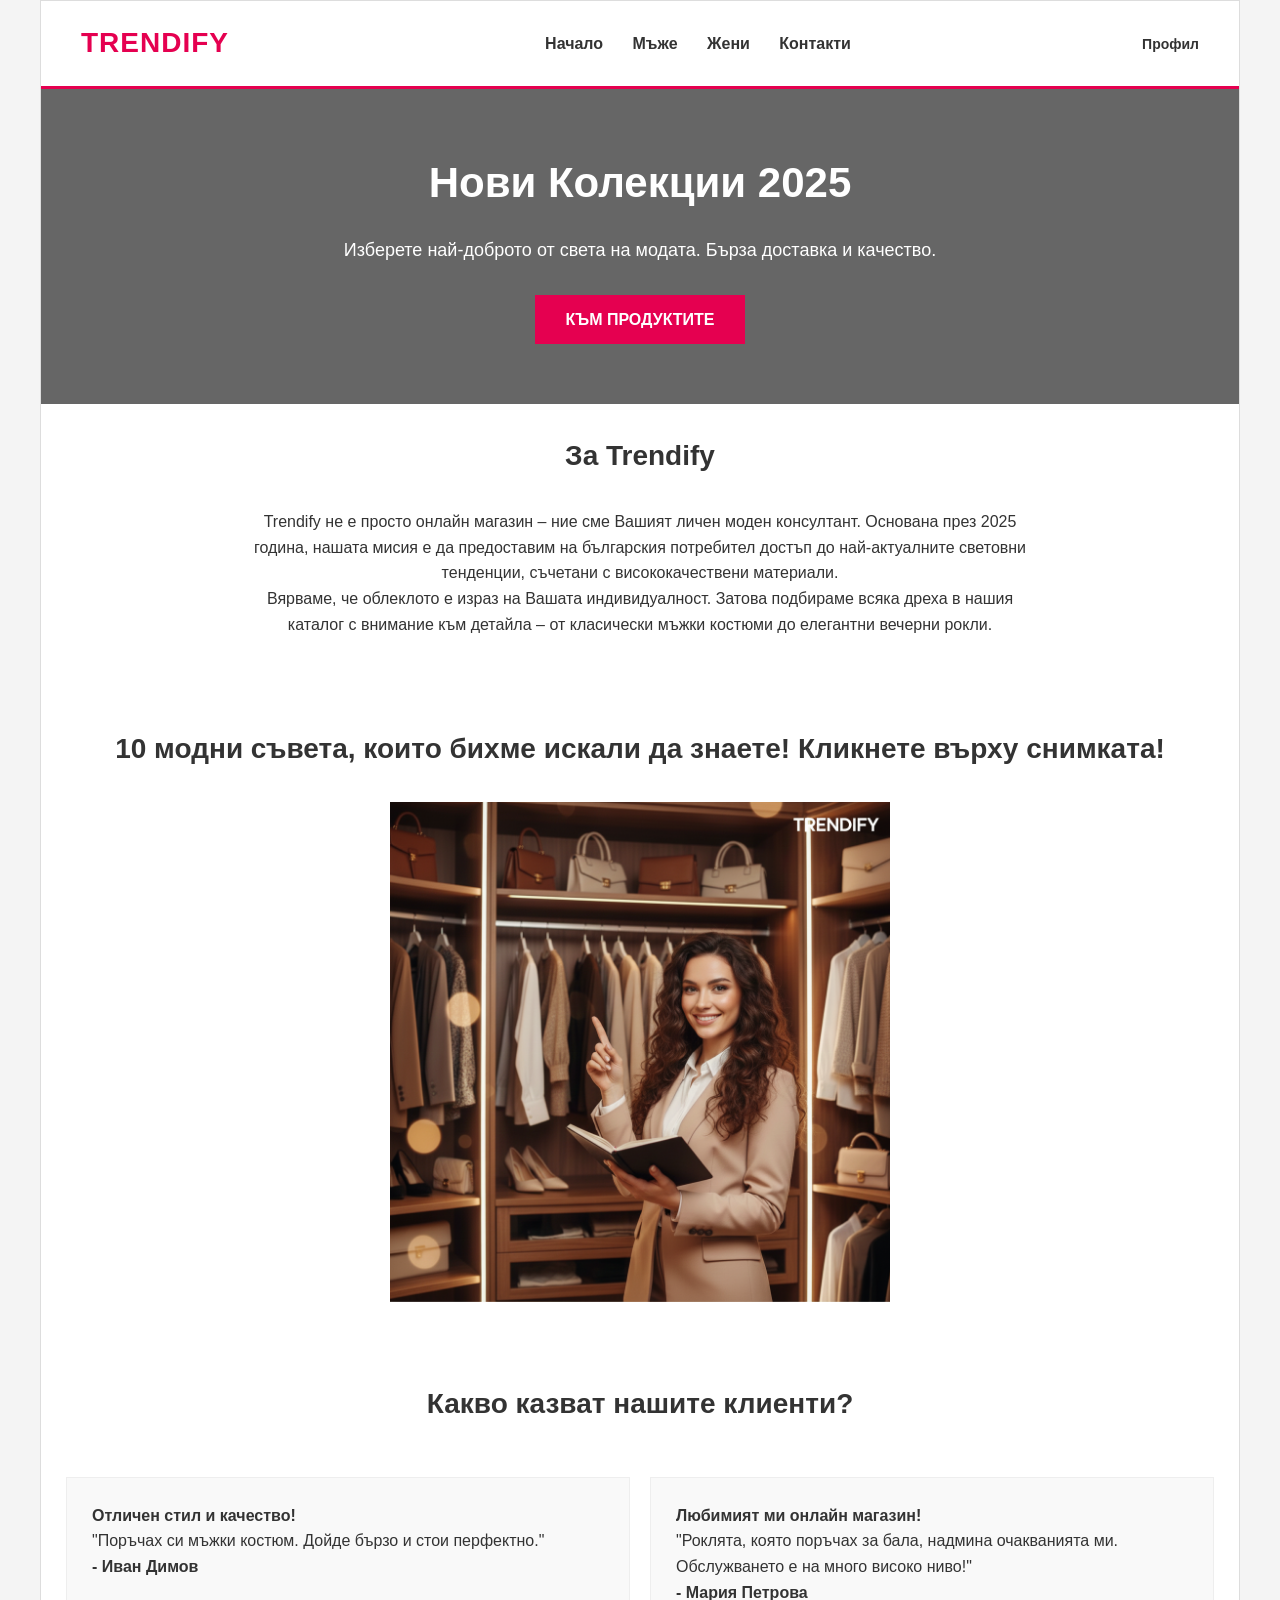
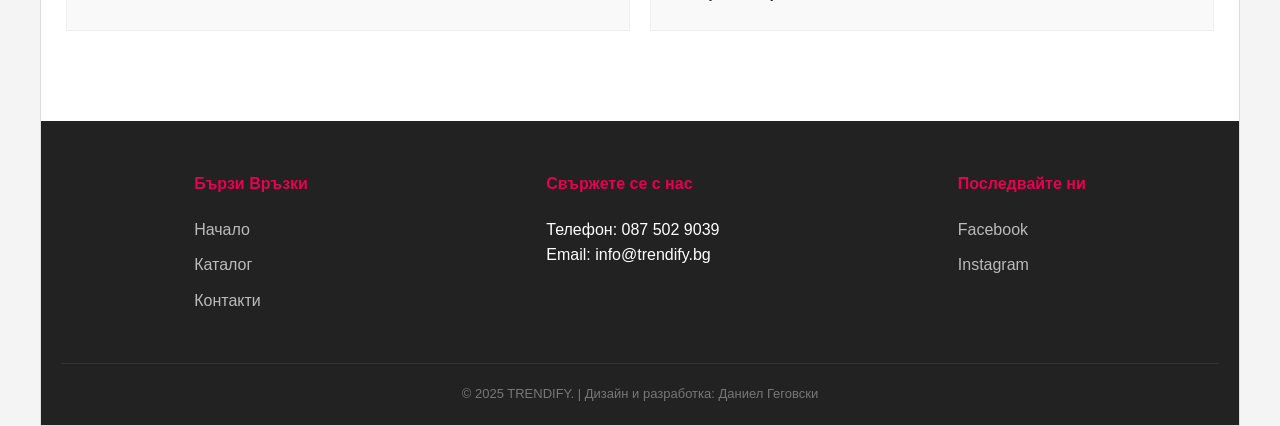
<file: Курсов проект HTML - Даниел Геговски/index.html>
<!DOCTYPE html>
<html lang="bg">
<head>
    <meta charset="UTF-8">
    <meta name="viewport" content="width=device-width, initial-scale=1.0">
    <title>Trendify - Начало</title>
    <link rel="stylesheet" href="style.css"> 
</head>
<body>
    <div class="main-container">
        <header class="header-container">
            <div class="logo"><a href="index.html"><h1>TRENDIFY</h1></a></div>
            <nav class="main-nav">
                <ul>
                    <li><a href="index.html">Начало</a></li>
                    <li><a href="products.html?gender=men">Мъже</a></li>
                    <li><a href="products.html?gender=women">Жени</a></li>
                    <li><a href="contacts.html">Контакти</a></li>
                </ul>
            </nav>
            <div class="header-icons">
                <div class="user-menu">
                    <a href="#" class="nav-text-link">Профил</a>
                    <div class="dropdown-content" id="user-dropdown"></div>
                </div>
            </div>
        </header>

        <main>
            <section class="hero-section">
                <div class="hero-content">
                    <h2>Нови Колекции 2025</h2>
                    <p>Изберете най-доброто от света на модата. Бърза доставка и качество.</p>
                    <a href="products.html" class="cta-button">Към продуктите</a>
                </div>
            </section>

            <section class="text-center section-padding">
                <h3 class="section-title">За Trendify</h3>
                <div class="max-width-text">
                    <p>Trendify не е просто онлайн магазин – ние сме Вашият личен моден консултант. 
                       Основана през 2025 година, нашата мисия е да предоставим на българския потребител
                       достъп до най-актуалните световни тенденции, съчетани с висококачествени материали.</p>
                    <p>Вярваме, че облеклото е израз на Вашата индивидуалност. Затова подбираме всяка дреха в нашия каталог
                       с внимание към детайла – от класически мъжки костюми до елегантни вечерни рокли.</p>
                </div>
            </section>

            <section class="text-center section-padding">
                <h3 class="section-title">10 модни съвета, които бихме искали да знаете! Кликнете върху снимката!</h3>

                <div class="video-link-container">
                    <a href="https://www.youtube.com/watch?v=VzHlZYJlr8Q" target="_blank" class="video-card">
                        <img src="10 модни съвета.png" alt="Модни съвета" class="video-img">
                    </a>
                </div>
            </section>

            <section class="section-padding">
                <h3 class="section-title">Какво казват нашите клиенти?</h3>
                <div class="reviews-container">
                    <div class="review-card">
                        <h4>Отличен стил и качество!</h4>
                        <p>"Поръчах си мъжки костюм. Дойде бързо и стои перфектно."</p>
                        <p><strong>- Иван Димов</strong></p>
                    </div>

                    <div class="review-card">
                        <h4>Любимият ми онлайн магазин!</h4>
                        <p>"Роклята, която поръчах за бала, надмина очакванията ми. Обслужването е на много високо ниво!"</p>
                        <p><strong>- Мария Петрова</strong></p>
                    </div>
                </div>
            </section>
        </main>

        <footer class="footer-container">
            <div class="footer-content">
                <div class="footer-section">
                    <h4>Бързи Връзки</h4>
                    <a href="index.html">Начало</a>
                    <a href="products.html">Каталог</a>
                    <a href="contacts.html">Контакти</a>
                </div>
                <div class="footer-section">
                    <h4>Свържете се с нас</h4>
                    <p>Телефон: 087 502 9039</p>
                    <p>Email: info@trendify.bg</p>
                </div>
                <div class="footer-section">
                    <h4>Последвайте ни</h4>
                    <a href="https://www.facebook.com/">Facebook</a>
                    <a href="https://www.instagram.com/">Instagram</a>
                </div>
            </div>
            <p class="copyright">© 2025 TRENDIFY. | Дизайн и разработка: Даниел Геговски</p>
        </footer>
    </div>

    <script src="session.js"></script>
    <script src="validation.js"></script>
</body>
</html>
</file>
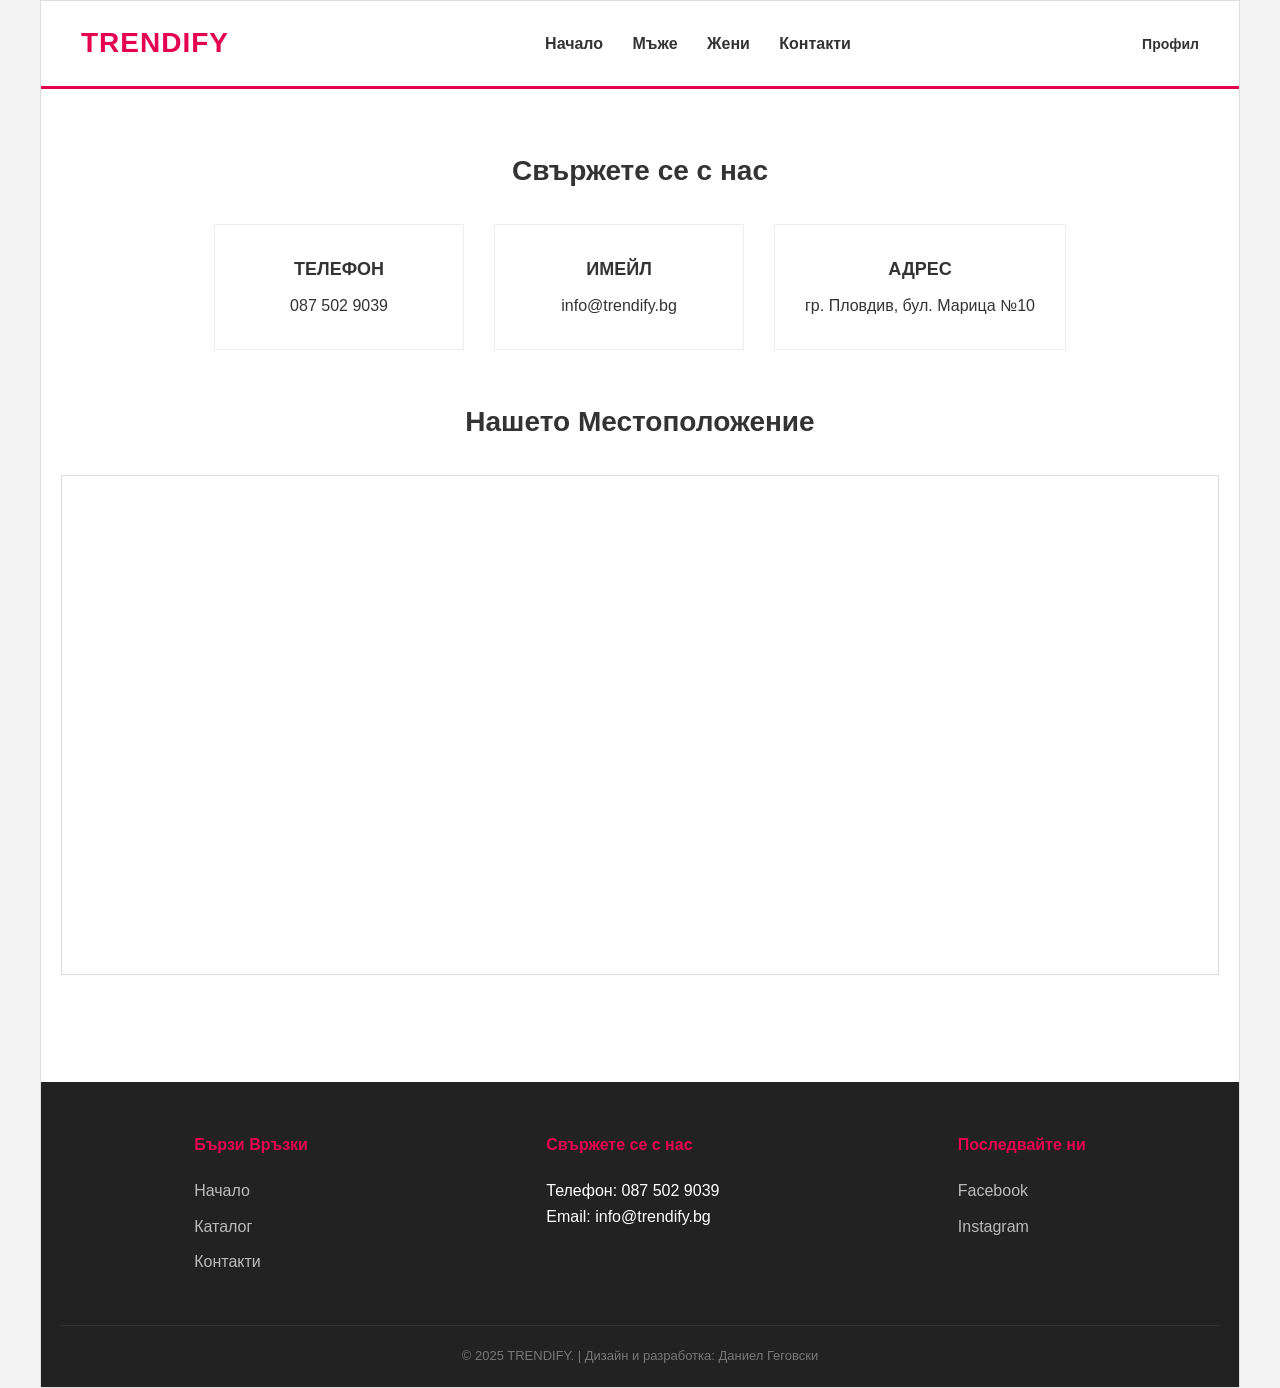
<file: Курсов проект HTML - Даниел Геговски/contacts.html>
<!DOCTYPE html>
<html lang="bg">
<head>
    <meta charset="UTF-8">
    <meta name="viewport" content="width=device-width, initial-scale=1.0">
    <title>Trendify - Контакти</title>
    <link rel="stylesheet" href="style.css"> 
</head>
<body>
    <div class="main-container">
        <header class="header-container">
            <div class="logo"><a href="index.html"><h1>TRENDIFY</h1></a></div>
            <nav class="main-nav">
                <ul>
                    <li><a href="index.html">Начало</a></li>
                    <li><a href="products.html?gender=men">Мъже</a></li>
                    <li><a href="products.html?gender=women">Жени</a></li>
                    <li><a href="contacts.html">Контакти</a></li>
                </ul>
            </nav>
            <div class="header-icons">
                <div class="user-menu">
                    <a href="#" class="nav-text-link">Профил</a>
                    <div class="dropdown-content" id="user-dropdown"></div>
                </div>
            </div>
        </header>

        <main>
            <section class="contact-page">
                <h2 class="section-title">Свържете се с нас</h2>
                
                <div class="contact-grid-centered">
                    <div class="contact-card">
                        <h4>Телефон</h4>
                        <p>087 502 9039</p>
                    </div>
                    <div class="contact-card">
                        <h4>Имейл</h4>
                        <p>info@trendify.bg</p>
                    </div>
                    <div class="contact-card">
                        <h4>Адрес</h4>
                        <p>гр. Пловдив, бул. Марица №10</p>
                    </div>
                </div>

                <div class="map-section text-center">
                    <h4 class="max-width-text section-title">Нашето Местоположение</h4>
                    <iframe 
                        class="map-iframe-large"
                        src="https://www.google.com/maps/embed?pb=!1m18!1m12!1m3!1d2958.2123!2d24.7421!3d42.1504!2m3!1f0!2f0!3f0!3m2!1i1024!2i768!4f13.1!3m3!1m2!1s0x0%3A0x0!2zNDLCsDA5JzAxLjQiTiAyNMKwNDQnMzEuNiJF!5e0!3m2!1sbg!2sbg!4v1625140000000" 
                        allowfullscreen="" 
                        loading="lazy">
                    </iframe>
                </div>
            </section>
        </main>

        <footer class="footer-container">
            <div class="footer-content">
                <div class="footer-section">
                    <h4>Бързи Връзки</h4>
                    <a href="index.html">Начало</a>
                    <a href="products.html">Каталог</a>
                    <a href="contacts.html">Контакти</a>
                </div>
                <div class="footer-section">
                    <h4>Свържете се с нас</h4>
                    <p>Телефон: 087 502 9039</p>
                    <p>Email: info@trendify.bg</p>
                </div>
                <div class="footer-section">
                    <h4>Последвайте ни</h4>
                    <a href="https://www.facebook.com/">Facebook</a>
                    <a href="https://www.instagram.com/">Instagram</a>
                </div>
            </div>
            <p class="copyright">© 2025 TRENDIFY. | Дизайн и разработка: Даниел Геговски</p>
        </footer>
    </div>

    <script src="session.js"></script>
    <script src="validation.js"></script>
</body>
</html>
</file>
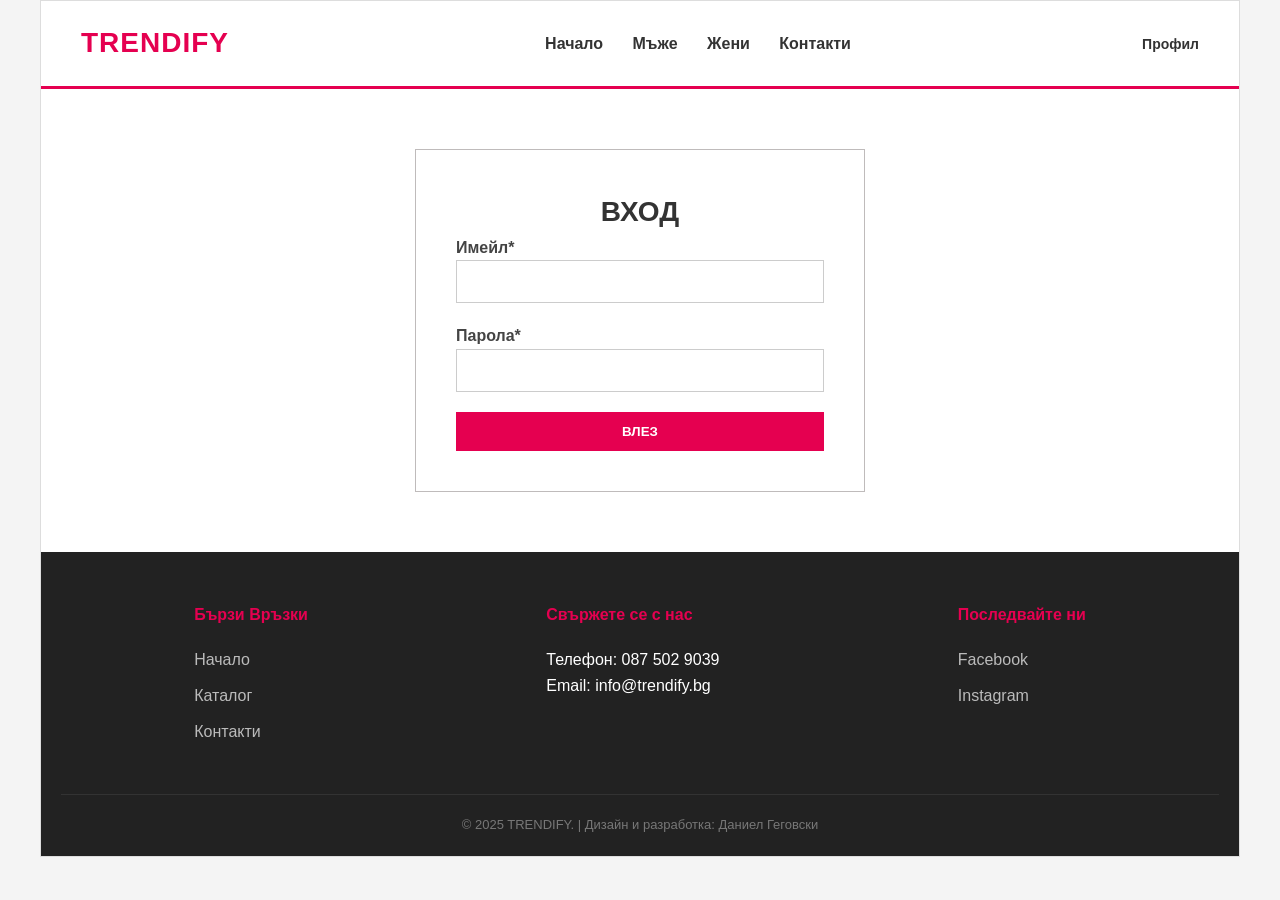
<file: Курсов проект HTML - Даниел Геговски/form.html>
<!DOCTYPE html>
<html lang="bg">
<head>
    <meta charset="UTF-8">
    <meta name="viewport" content="width=device-width, initial-scale=1.0">
    <title>Trendify - Профил</title>
    <link rel="stylesheet" href="style.css"> 
</head>
<body>
    <div class="main-container">
        <header class="header-container">
            <div class="logo"><a href="index.html"><h1>TRENDIFY</h1></a></div>
            <nav class="main-nav">
                <ul>
                    <li><a href="index.html">Начало</a></li>
                    <li><a href="products.html?gender=men">Мъже</a></li>
                    <li><a href="products.html?gender=women">Жени</a></li>
                    <li><a href="contacts.html">Контакти</a></li>
                </ul>
            </nav>
            <div class="header-icons">
                <div class="user-menu">
                    <a href="#" class="nav-text-link">Профил</a>
                    <div class="dropdown-content" id="user-dropdown"></div>
                </div>
            </div>
        </header>

        <main class="form-content">
            <div id="login-container" class="form-container">
                <h2>Вход</h2>
                <form id="login-form">
                    <div class="form-group">
                        <label>Имейл*</label>
                        <input type="email" id="login-email" required>
                    </div>
                    <div class="form-group">
                        <label>Парола*</label>
                        <input type="password" id="login-password" required>
                    </div>
                    <button type="submit" class="form-btn">Влез</button>
                </form>
            </div>

            <div id="register-container" class="form-container hidden">
                <h2>Регистрация</h2>
                <form id="register-form">
                    <div class="form-group">
                        <label>Име*</label>
                        <input type="text" id="reg-firstName" required>
                    </div>
                    <div class="form-group">
                        <label>Фамилия*</label>
                        <input type="text" id="reg-lastName" required>
                    </div>
                    <div class="form-group">
                        <label>Имейл*</label>
                        <input type="email" id="reg-email" required>
                    </div>
                    <div class="form-group">
                        <label>Парола*</label>
                        <input type="password" id="reg-password" required>
                        <small class="pass-hints">Задължително: 8+ знака, главна буква, цифра и символ.</small>
                        <small class="pass-hints hidden" id="login-error">
                        </small>
                    </div>
                    <button type="submit" class="form-btn">Регистрирай се</button>
                </form>
            </div>
        </main>

        <footer class="footer-container">
            <div class="footer-content">
                <div class="footer-section">
                    <h4>Бързи Връзки</h4>
                    <a href="index.html">Начало</a>
                    <a href="products.html">Каталог</a>
                    <a href="contacts.html">Контакти</a>
                </div>
                <div class="footer-section">
                    <h4>Свържете се с нас</h4>
                    <p>Телефон: 087 502 9039</p>
                    <p>Email: info@trendify.bg</p>
                </div>
                <div class="footer-section">
                    <h4>Последвайте ни</h4>
                    <a href="https://www.facebook.com/">Facebook</a>
                    <a href="https://www.instagram.com/">Instagram</a>
                </div>
            </div>
            <p class="copyright">© 2025 TRENDIFY. | Дизайн и разработка: Даниел Геговски</p>
        </footer>
    </div>

    <script src="session.js"></script>
    <script src="validation.js"></script>
</body>
</html>
</file>
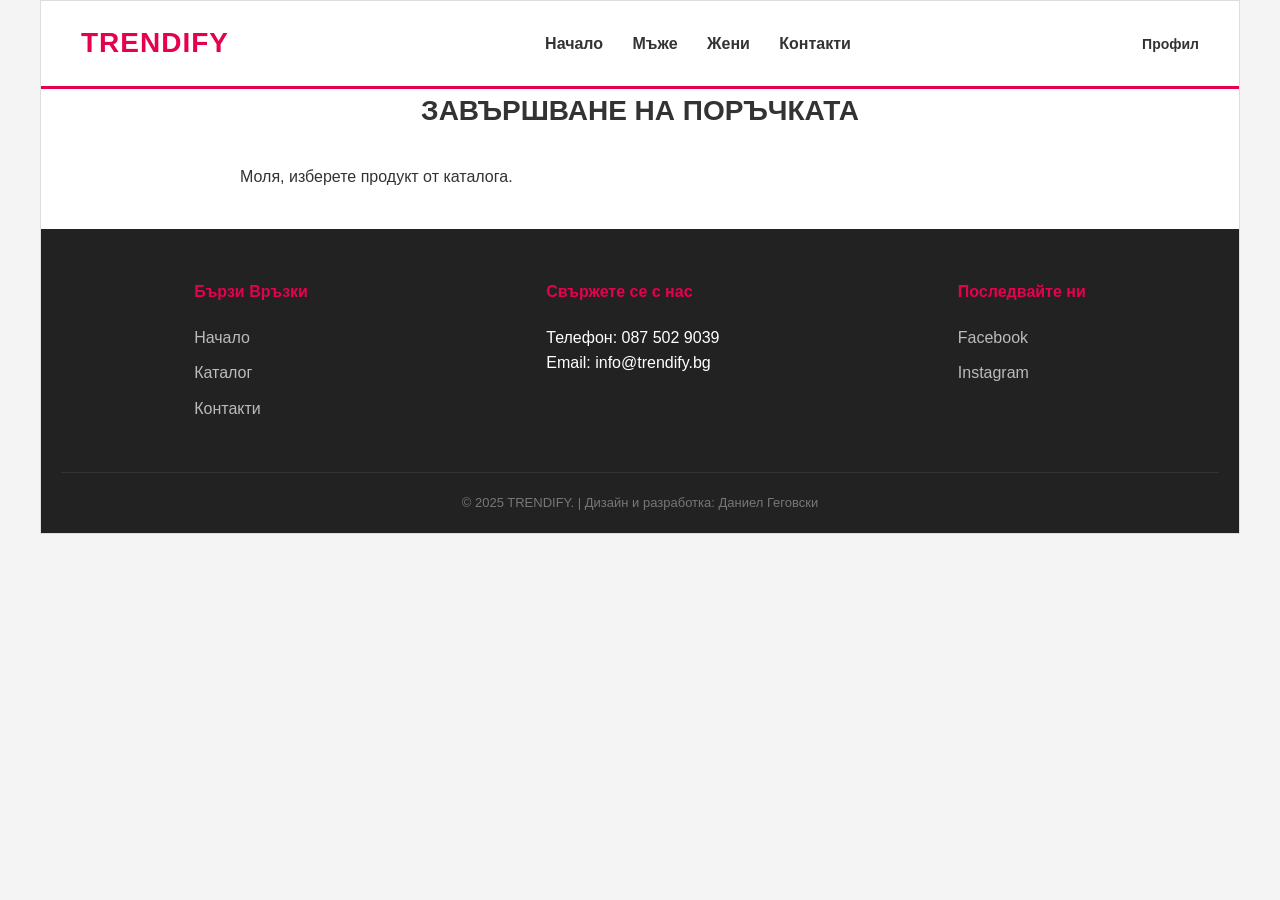
<file: Курсов проект HTML - Даниел Геговски/order.html>
<!DOCTYPE html>
<html lang="bg">
<head>
    <meta charset="UTF-8">
    <meta name="viewport" content="width=device-width, initial-scale=1.0">
    <title>Trendify - Поръчка</title>
    <link rel="stylesheet" href="style.css"> 
</head>
<body>
    <div class="main-container">
        <header class="header-container">
            <div class="logo"><a href="index.html"><h1>TRENDIFY</h1></a></div>
            <nav class="main-nav">
                <ul>
                    <li><a href="index.html">Начало</a></li>
                    <li><a href="products.html?gender=men">Мъже</a></li>
                    <li><a href="products.html?gender=women">Жени</a></li>
                    <li><a href="contacts.html">Контакти</a></li>
                </ul>
            </nav>
            <div class="header-icons">
                <div class="user-menu">
                    <a href="#" class="nav-text-link">Профил</a>
                    <div class="dropdown-content" id="user-dropdown"></div>
                </div>
            </div>
        </header>

        <main class="cart-page">
            <h2 class="section-title">ЗАВЪРШВАНЕ НА ПОРЪЧКАТА</h2>

            <div id="product-preview-container" class="max-width-text"></div>

            <div class="order-box">
                <h3>Данни за доставка</h3>
                <form id="checkout-form">
                    <label for="cust-name">Вашето име:</label>
                    <input type="text" id="cust-name" required>
                    
                    <label for="cust-phone">Телефон за връзка:</label>
                    <input type="text" id="cust-phone" required>
                    
                    <label for="cust-address">Еконт адрес:</label>
                    <textarea id="cust-address" required></textarea>

                    <div class="payment-selection">
                        <label>Начин на плащане:</label>
                        <div class="radio-group">
                            <label class="radio-label">
                                <input type="radio" name="payment-method" value="cod" checked onclick="toggleCardFields('cod')"> Наложен платеж
                            </label>
                            <label class="radio-label">
                                <input type="radio" name="payment-method" value="card" onclick="toggleCardFields('card')"> Плащане с карта
                            </label>
                        </div>
                    </div>

                    <div id="card-details-container" class="hidden-fields">
                        <label>Данни за картата</label>
                        <input type="text" id="card-num" placeholder="0000 0000 0000 0000">
                        <div class="card-row">
                            <input type="text" id="card-exp" placeholder="ММ/ГГ">
                            <input type="password" id="card-cvc" placeholder="CVC">
                        </div>
                    </div>

                    <input type="submit" value="ПОТВЪРДИ ПОРЪЧКАТА" class="btn-buy">
                </form>
            </div>
        </main>

        <footer class="footer-container">
            <div class="footer-content">
                <div class="footer-section">
                    <h4>Бързи Връзки</h4>
                    <a href="index.html">Начало</a>
                    <a href="products.html">Каталог</a>
                    <a href="contacts.html">Контакти</a>
                </div>
                <div class="footer-section">
                    <h4>Свържете се с нас</h4>
                    <p>Телефон: 087 502 9039</p>
                    <p>Email: info@trendify.bg</p>
                </div>
                <div class="footer-section">
                    <h4>Последвайте ни</h4>
                    <a href="https://www.facebook.com/">Facebook</a>
                    <a href="https://www.instagram.com/">Instagram</a>
                </div>
            </div>
            <p class="copyright">© 2025 TRENDIFY. | Дизайн и разработка: Даниел Геговски</p>
        </footer>
    </div>

    <script src="session.js"></script>
    <script src="order.js"></script>
    <script src="validation.js"></script>
</body>
</html>
</file>
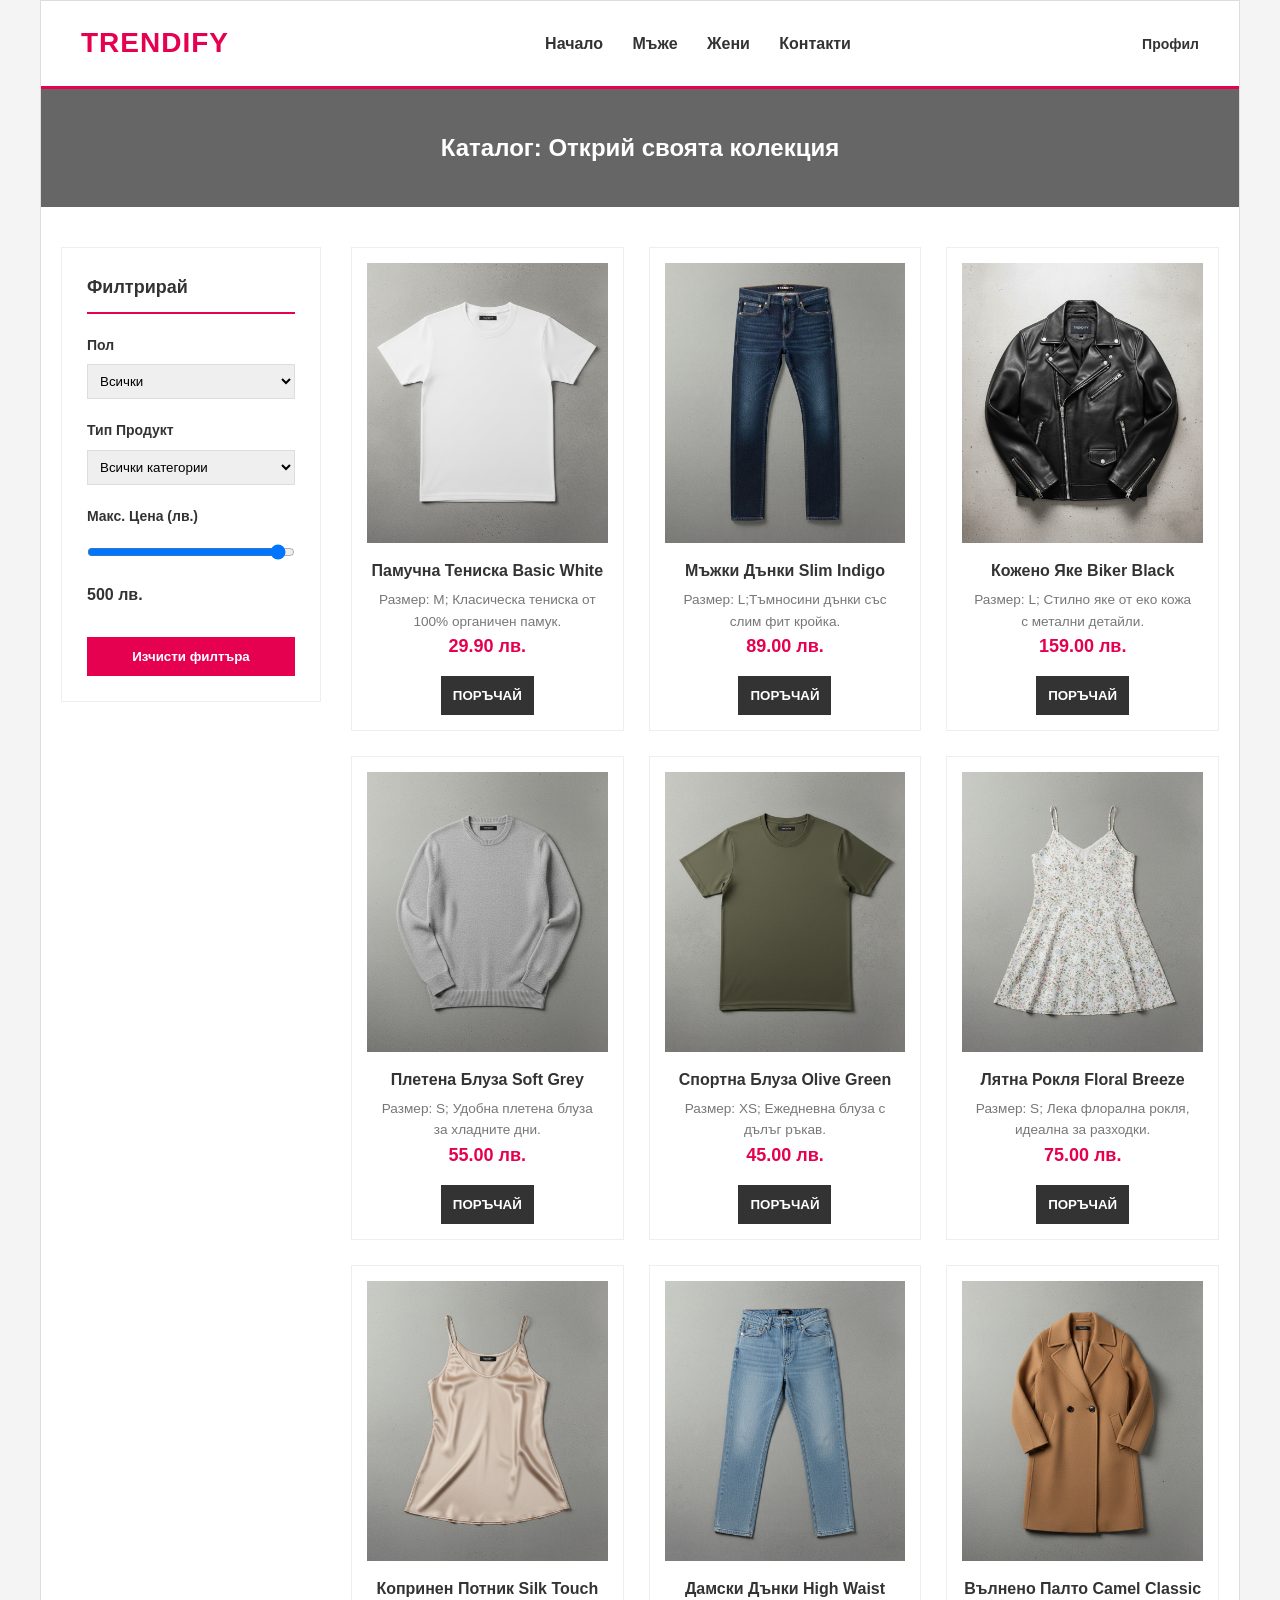
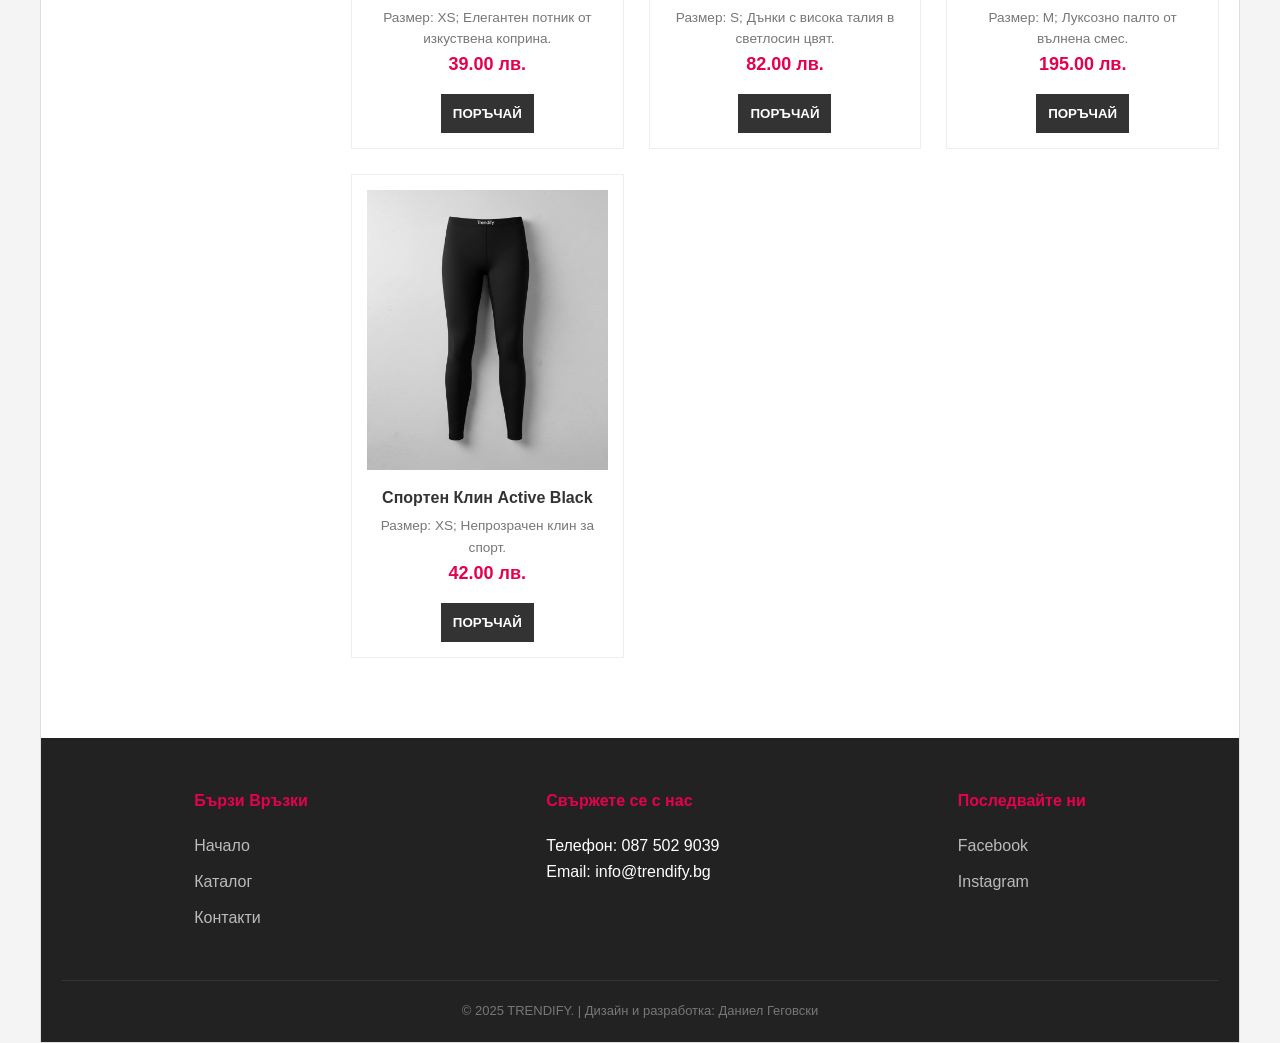
<file: Курсов проект HTML - Даниел Геговски/products.html>
<!DOCTYPE html>
<html lang="bg">
<head>
    <meta charset="UTF-8">
    <meta name="viewport" content="width=device-width, initial-scale=1.0">
    <title>Trendify - Продукти</title>
    <link rel="stylesheet" href="style.css"> 
</head>
<body>
    <div class="main-container">
        <header class="header-container">
            <div class="logo"><a href="index.html"><h1>TRENDIFY</h1></a></div>
            <nav class="main-nav">
                <ul>
                    <li><a href="index.html">Начало</a></li>
                    <li><a href="products.html?gender=men">Мъже</a></li>
                    <li><a href="products.html?gender=women">Жени</a></li>
                    <li><a href="contacts.html">Контакти</a></li>
                </ul>
            </nav>
            <div class="header-icons">
                <div class="user-menu">
                    <a href="#" class="nav-text-link">Профил</a>
                    <div class="dropdown-content" id="user-dropdown"></div>
                </div>
            </div>
        </header>

        <main>
            <section class="sub-hero-products">
                <h2>Каталог: Открий своята колекция</h2>
            </section>

            <div class="content-container">
                <aside class="sidebar">
                    <h4>Филтрирай</h4>
                    <div class="filter-group">
                        <label for="genderFilter">Пол</label>
                        <select id="genderFilter" onchange="filterProducts()">
                            <option value="all">Всички</option>
                            <option value="men">Мъже</option>
                            <option value="women">Жени</option>
                        </select>
                    </div>
                    <div class="filter-group">
                        <label for="typeFilter">Тип Продукт</label>
                        <select id="typeFilter" onchange="filterProducts()">
                            <option value="all">Всички категории</option>
                            <option value="tshirts">Тениски</option>
                            <option value="sweaters">Блузи</option>
                            <option value="jackets">Якета</option>
                            <option value="dresses">Рокли</option>
                            <option value="tops">Потници</option>
                            <option value="coats">Палта</option>
                            <option value="leggings">Клинове</option>
                            <option value="jeans">Дънки</option>
                        </select>
                    </div>
                    <div class="filter-group">
                        <label for="priceFilter">Макс. Цена (лв.)</label>
                        <input type="range" id="priceFilter" min="0" max="500" value="500">
                        <span id="priceValue" class="price-val">500 лв.</span>
                    </div>
                    <button onclick="clearFilters()" class="clear-filter-btn">Изчисти филтъра</button>
                </aside>

                <div class="products-layout" id="productsContainer"></div>
            </div>
        </main>
        
        <footer class="footer-container">
            <div class="footer-content">
                <div class="footer-section">
                    <h4>Бързи Връзки</h4>
                    <a href="index.html">Начало</a>
                    <a href="products.html">Каталог</a>
                    <a href="contacts.html">Контакти</a>
                </div>
                <div class="footer-section">
                    <h4>Свържете се с нас</h4>
                    <p>Телефон: 087 502 9039</p>
                    <p>Email: info@trendify.bg</p>
                </div>
                <div class="footer-section">
                    <h4>Последвайте ни</h4>
                    <a href="https://www.facebook.com/">Facebook</a>
                    <a href="https://www.instagram.com/">Instagram</a>
                </div>
            </div>
            <p class="copyright">© 2025 TRENDIFY. | Дизайн и разработка: Даниел Геговски</p>
        </footer>
    </div>

    <script src="productsData.js"></script>
    <script src="session.js"></script>
    <script src="validation.js"></script>
    <script src="filtering.js"></script>
</body>
</html>
</file>
<file: Курсов проект HTML - Даниел Геговски/style.css>
* {
    margin: 0;
    padding: 0;
    box-sizing: border-box;
}

body {
    font-family: 'Segoe UI', Arial, sans-serif;
    line-height: 1.6;
    background-color: #f4f4f4;
    color: #333;
}

.main-container {
    max-width: 1200px;
    margin: 0 auto;
    background-color: #ffffff;
    border: 1px solid #ddd;
    overflow: hidden;
}

.text-center { 
    text-align: center; 
}

.section-title { 
    margin-bottom: 30px; 
    font-size: 28px; 
    text-align: center; 
}

.max-width-text { 
    max-width: 800px; 
    margin: 0 auto; 
    margin-bottom: 30px; 
}

.section-padding { 
    padding: 30px 5px; 
}

.hidden {
     display: none; 
}

.header-container {
    background-color: #ffffff;
    padding: 20px 40px;
    border-bottom: 3px solid #e50050;
    display: flex;
    justify-content: space-between;
    align-items: center;
}

.logo h1 {
    color: #e50050;
    font-size: 28px;
    text-transform: uppercase;
    letter-spacing: 1px;
}

.logo a {
    text-decoration: none;
}

.main-nav ul {
    list-style: none;
}

.main-nav ul li {
    display: inline-block;
    margin-left: 25px;
}

.main-nav ul li a {
    text-decoration: none;
    color: #333;
    font-weight: 600;
}

.main-nav ul li a:hover {
    color: #e50050;
}

.header-icons {
    display: flex;
    align-items: center;
    gap: 20px;
}

.nav-text-link {
    color: #333;
    text-decoration: none;
    font-weight: 600;
    font-size: 14px;
}

#user-name-display {
    font-weight: bold;
    color: #e50050;
    margin-right: 5px;
}

.logout-link {
    cursor: pointer;
    margin-left: 10px;
    text-decoration: underline;
    color: #777;
    font-size: 0.9em;
}

.logout-link:hover {
    color: #e50050;
}

.user-menu {
    position: relative;
    display: inline-block;
}

.dropdown-content {
    display: none;
    position: absolute;
    right: 0;
    background-color: #fff;
    min-width: 160px;
    box-shadow: 0px 8px 16px rgba(0,0,0,0.1);
    z-index: 1000;
    border: 1px solid #eee;
}

.dropdown-content a {
    color: #333;
    padding: 12px 16px;
    text-decoration: none;
    display: block;
    font-size: 14px;
}

.dropdown-content a:hover {
    background-color: #f9f9f9;
    color: #e50050;
}

.user-menu:hover .dropdown-content {
    display: block;
}

.hero-section {
    background: linear-gradient(rgba(0,0,0,0.6), rgba(0,0,0,0.6));
    color: #fff;
    padding: 60px 20px;
    text-align: center;
}

.hero-content h2 {
    font-size: 42px;
    margin-bottom: 20px;
}

.hero-content p {
    font-size: 18px;
    margin-bottom: 30px;
}

.sub-hero-products {
    background: linear-gradient(rgba(0,0,0,0.6), rgba(0,0,0,0.6));
    color: #fff;
    padding: 40px 20px;
    text-align: center;
}

.video-link-container {
    max-width: 500px;
    margin: 20px auto;
}

.video-card img {
    width: 100%;
    height: auto;
    display: block;
}

.content-container {
    display: flex;
    padding: 40px 20px;
    gap: 30px;
    align-items: flex-start;
}

.sidebar {
    width: 260px;
    background-color: #fff;
    padding: 25px;
    border: 1px solid #eee;
    position: sticky;
    top: 20px;
}

.sidebar h4 {
    margin-bottom: 20px;
    padding-bottom: 10px;
    border-bottom: 2px solid #e50050;
    font-size: 18px;
}

.filter-group {
    margin-bottom: 20px;
}

.filter-group label {
    display: block;
    margin-bottom: 8px;
    font-weight: 600;
    font-size: 14px;
}

.filter-group select, 
.filter-group input[type="range"] {
    width: 100%;
    padding: 8px;
    border: 1px solid #ddd;
}

.price-val {
    display: block;
    margin-top: 5px;
    font-weight: bold;
}

#productsContainer {
    flex: 1;
    display: grid;
    grid-template-columns: repeat(3, 1fr);
    gap: 25px;
}

.product-item {
    background: #fff;
    border: 1px solid #eee;
    padding: 15px;
    text-align: center;
    display: flex;
    flex-direction: column;
}

.product-item img {
    width: 100%;
    height: 280px;
    object-fit: cover;
    margin-bottom: 15px;
}

.product-item h3 {
    font-size: 16px;
    margin-bottom: 10px;
    min-height: 40px;
    color: #333;
}

.product-item .price {
    font-weight: bold;
    color: #e50050;
    margin-bottom: 15px;
    font-size: 18px;
}

.product-desc {
    font-size: 0.85em;
    color: #777;
    padding: 0 10px;
    margin-top: 5px;
}

.no-products-msg {
    grid-column: 1 / -1;
    text-align: center;
    padding: 50px;
    font-weight: bold;
    color: #e50050;
    font-size: 1.2em;
}

.add-to-cart-btn {
    background-color: #333;
    color: #fff;
    border: none;
    padding: 12px;
    cursor: pointer;
    font-weight: bold;
    text-transform: uppercase;
    margin-top: auto;
}

.clear-filter-btn {
    background-color: #e50050;
    color: #fff;
    border: none;
    padding: 12px;
    width: 100%;
    font-weight: bold;
    cursor: pointer;
    margin-top: 10px;
}

.clear-filter-btn:hover {
    background-color: #c40046;
}

.cta-button {
    display: inline-block;
    padding: 12px 30px;
    background-color: #e50050;
    color: #fff;
    text-decoration: none;
    font-weight: bold;
    text-transform: uppercase;
}

.btn-buy, .form-btn {
    width: 100%;
    padding: 12px;
    background-color: #e50050;
    color: white;
    border: none;
    font-weight: bold;
    cursor: pointer;
    text-transform: uppercase;
}

.order-preview-card {
    display: flex;
    align-items: center;
    gap: 20px;
    border: 1px solid #ddd;
    background-color: #f9f9f9;
    padding: 15px;
    text-align: left;
    max-width: 450px; 
    margin: 20px auto;
}

.order-preview-img {
    width: 80px;
    height: 100px;
    object-fit: cover;
}

.order-preview-price {
    color: #e50050;
    font-weight: bold;
    font-size: 1.1em;
}

.order-box {
    max-width: 500px;
    margin: 0 auto;
    padding: 20px;
    background-color: #f9f9f9;
    border: 1px solid #ddd;
    text-align: left;
}

.order-box label {
    display: block;
    margin-top: 10px;
    margin-bottom: 5px;
    font-weight: bold;
}

.order-box input, 
.order-box textarea {
    width: 100%;
    padding: 8px;
    border: 1px solid #ccc;
    font-family: inherit; 
    font-size: 15px;
}

.payment-selection {
    margin-top: 20px;
}

.radio-group {
    margin: 10px 0;
    display: flex;
    gap: 20px;
}

.radio-label {
    font-weight: normal;
    cursor: pointer;
    display: flex;
    align-items: center;
    gap: 5px;
}

.radio-label input[type="radio"] {
    width: auto;
    accent-color: #e50050;
}

.hidden-fields {
    display: none;
    background: #fff;
    padding: 10px;
    border: 1px solid #ddd;
    border-radius: 5px;
    margin-top: 15px;
}

.card-row {
    display: flex;
    gap: 10px;
    margin-top: 10px;
}

.card-row input {
    flex: 1;
}

.contact-page {
    padding: 60px 20px;
}

.contact-grid-centered {
    display: flex;
    justify-content: center;
    gap: 30px;
    flex-wrap: wrap;
    margin-bottom: 50px;
}

.contact-card {
    background: #fff;
    border: 1px solid #eee;
    padding: 30px;
    min-width: 250px;
    text-align: center;
}

.contact-card h4 {
    margin-bottom: 10px;
    text-transform: uppercase;
    font-size: 18px;
}

.map-iframe-large {
    width: 100%;
    height: 500px;
    border: 1px solid #ddd;
}

.reviews-container {
    display: flex;
    gap: 20px;
    padding: 20px;
}

.review-card {
    flex: 1;
    background: #f9f9f9;
    padding: 25px;
    border: 1px solid #eee;
}

.form-container {
    max-width: 450px;
    margin: 60px auto;
    padding: 40px;
    background: #ffffff;
    border: 1px solid #bfbbbb;
}

.form-container h2 {
    text-align: center;
    font-size: 28px;
    text-transform: uppercase;
}

.form-group {
    margin-bottom: 20px;
}

.form-group label {
    margin-bottom: 8px;
    font-weight: 600;
    color: #444;
}

.form-group input {
    width: 100%;
    padding: 12px 15px;
    border: 1px solid #ccc;
    font-size: 15px;
}

.form-group input:focus {
    border-color: #e50050;
    outline: none;
}

.footer-container {
    background-color: #222;
    color: #fff;
    padding: 50px 20px 20px;
    margin-top: 40px;
}

.footer-content {
    display: flex;
    justify-content: space-around;
    flex-wrap: wrap;
    gap: 30px;
    max-width: 1100px;
    margin: 0 auto;
}

.footer-section h4 {
    color: #e50050;
    margin-bottom: 20px;
}

.footer-section a {
    color: #bbb;
    text-decoration: none;
    display: block;
    margin-bottom: 10px;
}

.copyright {
    text-align: center;
    margin-top: 40px;
    padding-top: 20px;
    border-top: 1px solid #333;
    font-size: 13px;
    color: #777;
}

@media (max-width: 1023px) {
    .main-container { 
        width: 100%; 
        border: none; 
    }

    #productsContainer {
        grid-template-columns: repeat(2, 1fr); 
    }

    .hero-section {
        height: 350px; 
    }
}

@media (max-width: 767px) {
    .header-container {
        flex-direction: column;
        padding: 20px 10px; 
    }

    .main-nav ul { 
        margin-top: 15px; 
    }

    .content-container { 
        flex-direction: column; 
    }

    .sidebar { 
        width: 100%; 
        position: static; 
    }

    .hero-section { 
        height: 300px; 
    }

    .hero-content h2 { 
        font-size: 28px; 
    }
}

@media (max-width: 479px) {
    #productsContainer { 
        grid-template-columns: 1fr; 
    }
    
    .hero-section { 
        height: 250px; 
    }

    .hero-content h2 { 
        font-size: 1.5em; 
    }
}
</file>
